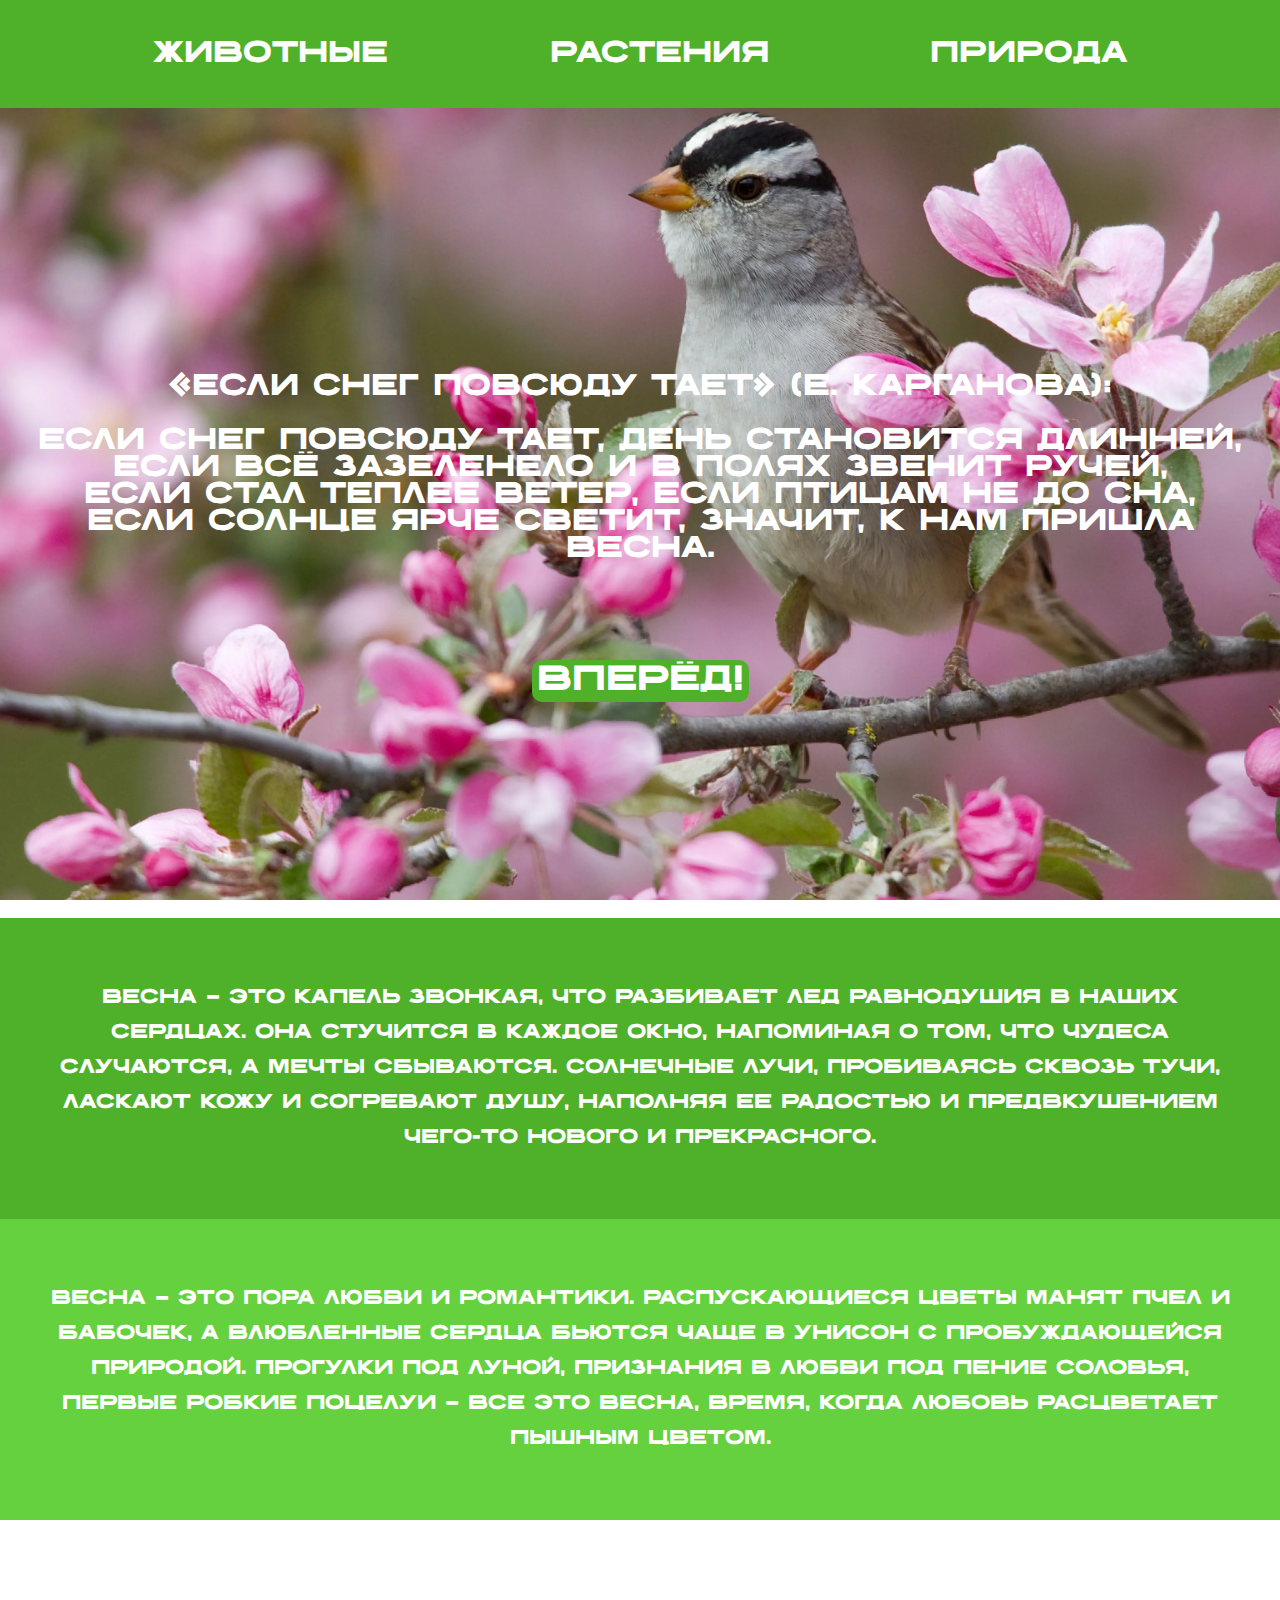
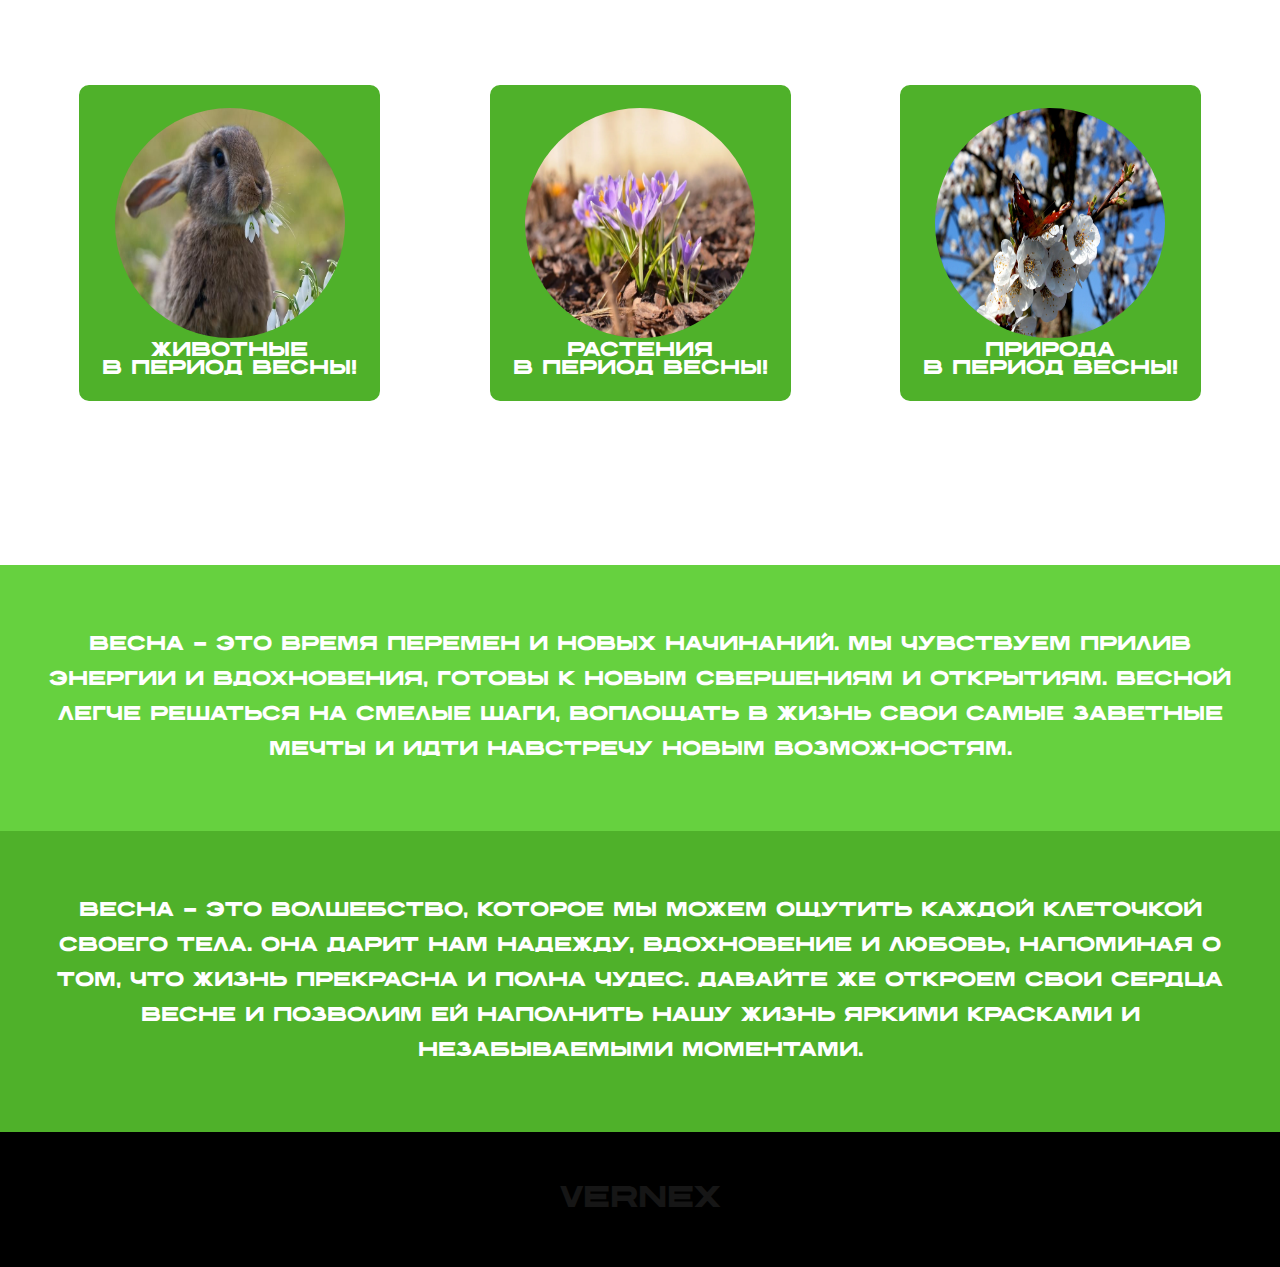
<file: index.html>
<!DOCTYPE html>
<html lang="en">
  <head>
    <meta charset="UTF-8" />
    <meta name="viewport" content="width=device-width, initial-scale=1.0" />
    <link rel="stylesheet" href="Styles.css" />
    <title>Весна</title>
  </head>
  <body id="Main">
    <div class="Header-Navbar">
      <div class="Animals"><a href="Animals.html">Животные </a></div>
      <div class="Plants"><a href="Plants.html">Растения</a></div>
      <div class="Nature"><a href="Nature.html">Природа</a></div>
    </div>

    <div class="Main">
      <div class="Main-text">
        <p>
          «Если снег повсюду тает» (Е. Карганова): <br />
          <br />
          Если снег повсюду тает, День становится длинней, <br />
          Если всё зазеленело И в полях звенит ручей, <br />
          Если стал теплее ветер, Если птицам не до сна, <br />
          Если солнце ярче светит, Значит, к нам пришла весна. <br />
          <br />
        </p>
      </div>
      <span class="Main-but"><a href="#Sections">Вперёд!</a></span>
    </div>
    <div class="info">
      <div class="p-one">
        <p>
          Весна – это капель звонкая, что разбивает лед равнодушия в наших
          сердцах. Она стучится в каждое окно, напоминая о том, что чудеса
          случаются, а мечты сбываются. Солнечные лучи, пробиваясь сквозь тучи,
          ласкают кожу и согревают душу, наполняя ее радостью и предвкушением
          чего-то нового и прекрасного.
        </p>
      </div>
      <div class="p-two">
        <p>
          Весна – это пора любви и романтики. Распускающиеся цветы манят пчел и
          бабочек, а влюбленные сердца бьются чаще в унисон с пробуждающейся
          природой. Прогулки под луной, признания в любви под пение соловья,
          первые робкие поцелуи – все это весна, время, когда любовь расцветает
          пышным цветом.
        </p>
      </div>
    </div>
    <div id="Sections">
      <div class="Card1">
        <a href="Animals.html">
          <img src="Photos/Animal.jpg" alt="Весенние животные" /> <br />Животные
          <br />в период весны!</a
        >
      </div>
      <div class="Card2">
        <a href="Plants.html">
          <img src="Photos/i.webp" alt="Весенние растения" /> <br />Растения
          <br />в период весны!</a
        >
      </div>
      <div class="Card3">
        <a href="Nature.html">
          <img src="Photos/4006.jpg " alt="Весенняя природа" />
          <br />Природа<br />
          в период весны!</a
        >
      </div>
    </div>
    <div class="info">
      <div class="p-three">
        <p>
          Весна – это время перемен и новых начинаний. Мы чувствуем прилив
          энергии и вдохновения, готовы к новым свершениям и открытиям. Весной
          легче решаться на смелые шаги, воплощать в жизнь свои самые заветные
          мечты и идти навстречу новым возможностям.
        </p>
      </div>
      <div class="p-four">
        <p>
          Весна – это волшебство, которое мы можем ощутить каждой клеточкой
          своего тела. Она дарит нам надежду, вдохновение и любовь, напоминая о
          том, что жизнь прекрасна и полна чудес. Давайте же откроем свои сердца
          весне и позволим ей наполнить нашу жизнь яркими красками и
          незабываемыми моментами.
        </p>
      </div>
    </div>
    <div class="Footer">VerNex</div>
    <script src="./code.js"></script>
  </body>
</html>
</file>
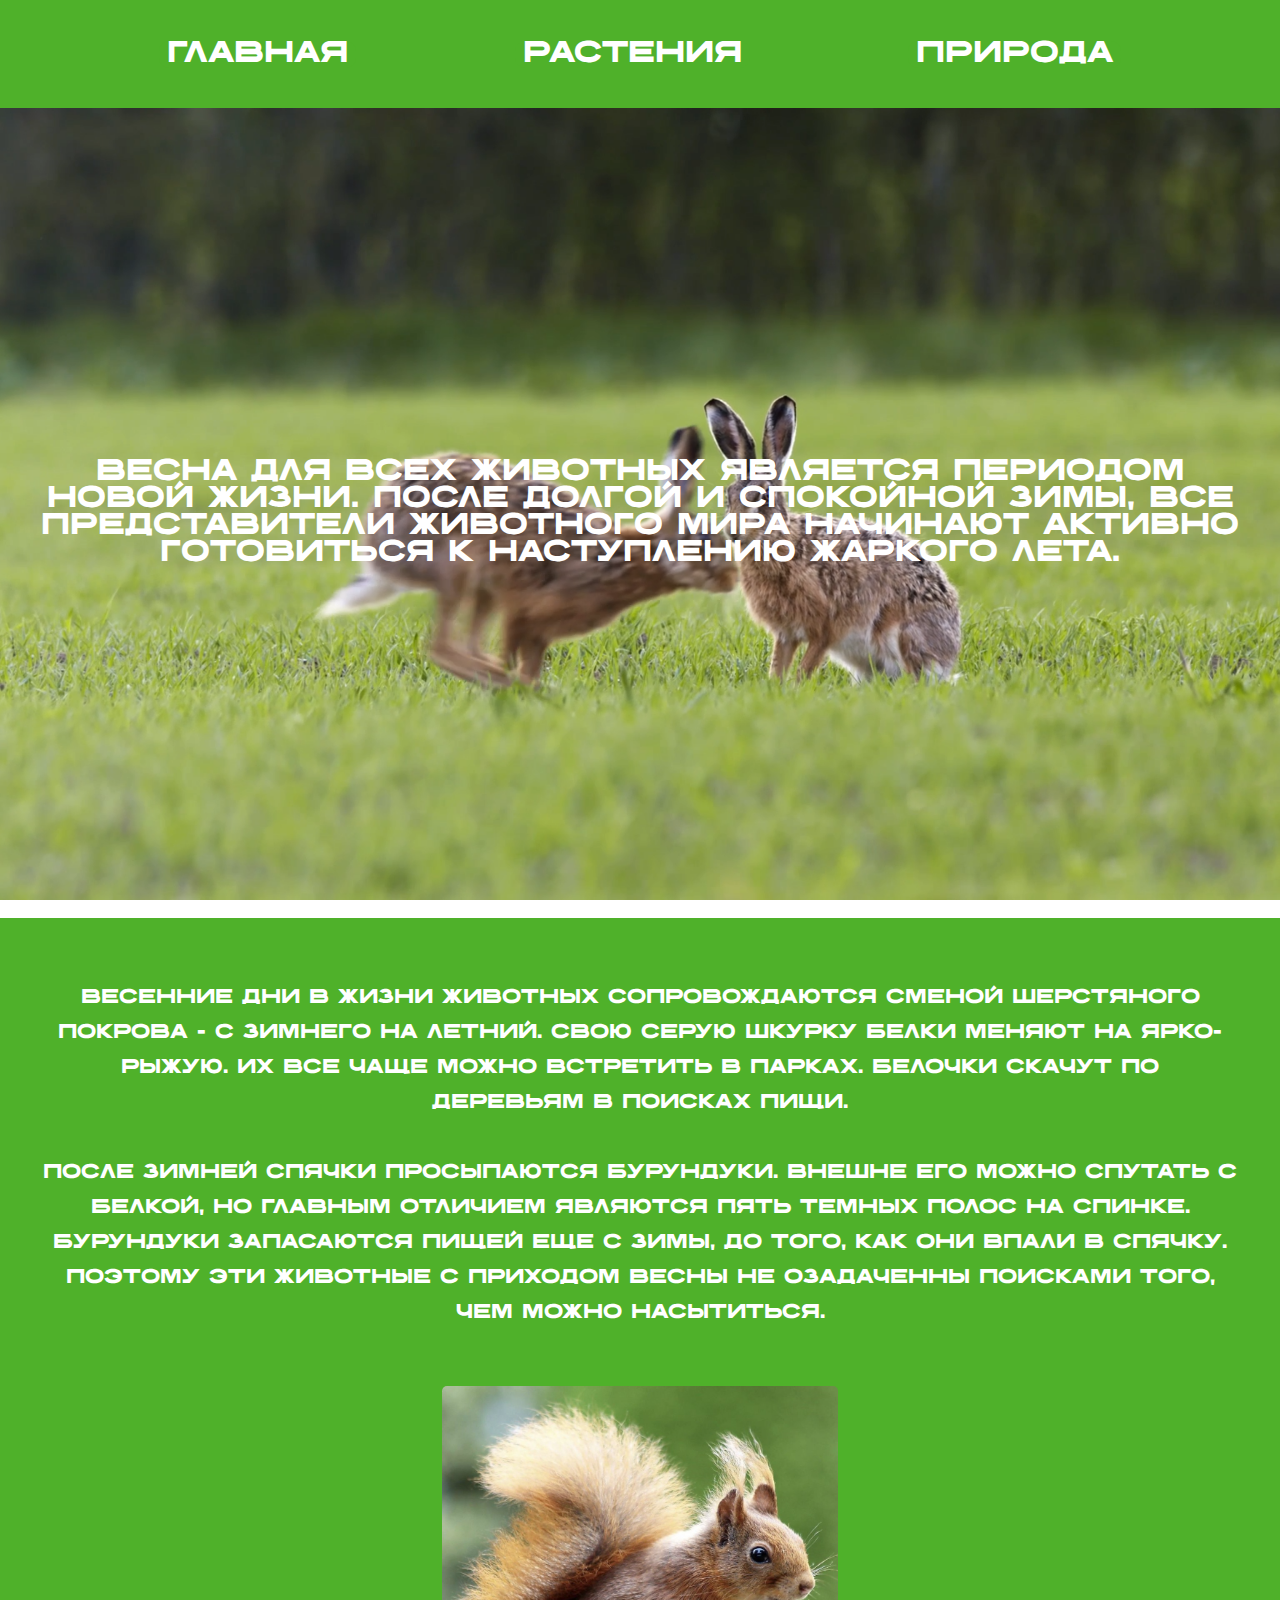
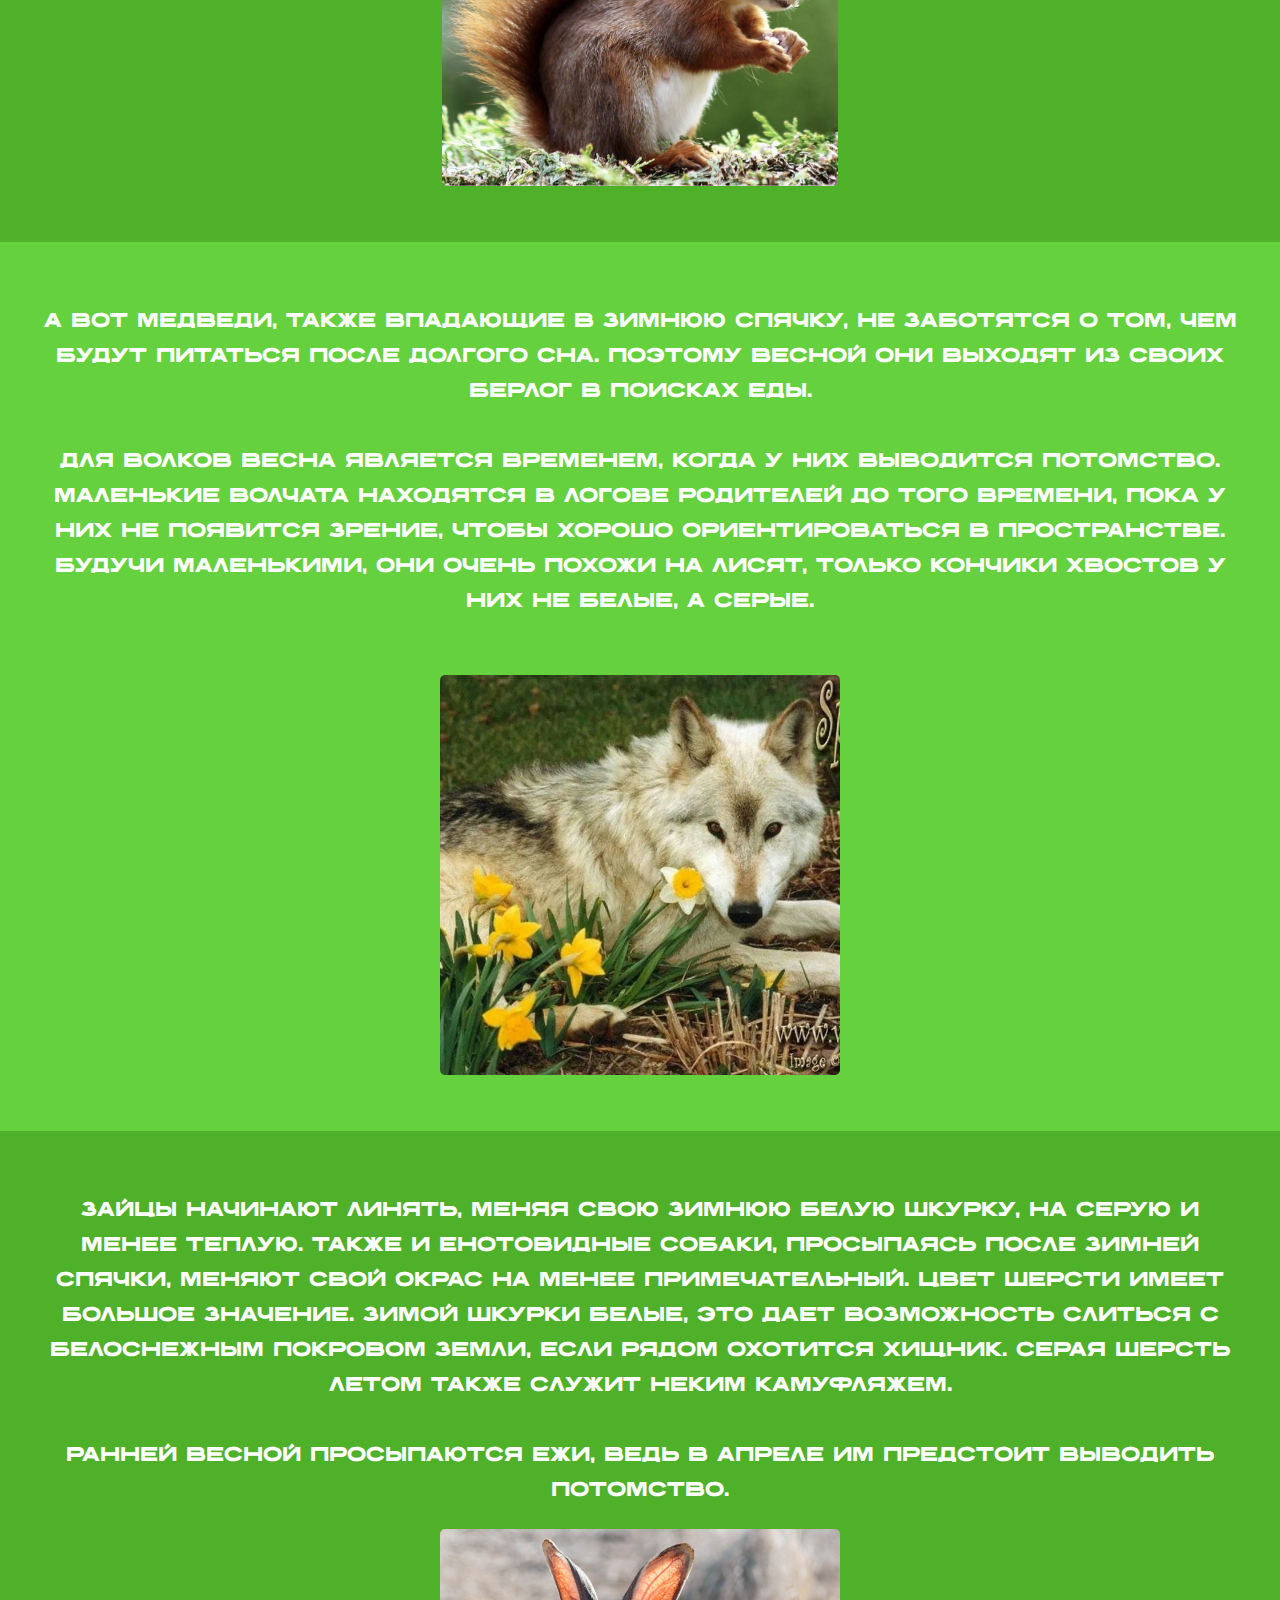
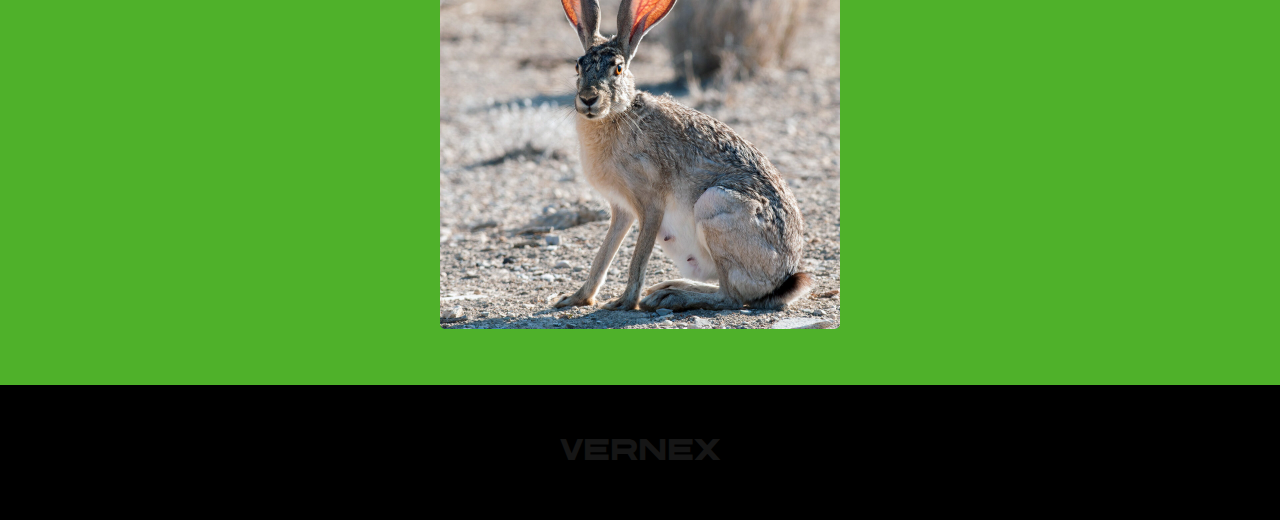
<file: Animals.html>
<!DOCTYPE html>
<html lang="en">
  <head>
    <meta charset="UTF-8" />
    <meta name="viewport" content="width=device-width, initial-scale=1.0" />
    <link rel="stylesheet" href="Styles.css" />
    <title>Весна</title>
  </head>
  <body id="Animals">
    <div class="Header-Navbar">
      <div class="M"><a href="index.html">Главная</a></div>
      <div class="Plants"><a href="Plants.html">Растения</a></div>
      <div class="Nature"><a href="Nature.html">Природа</a></div>
    </div>

    <div class="Main">
      <div class="Main-text">
        <p>
          Весна для всех животных является периодом новой жизни. После долгой и
          спокойной зимы, все представители животного мира начинают активно
          готовиться к наступлению жаркого лета.
        </p>
      </div>
    </div>
    <div class="info">
      <div class="p-one">
        <p>
          Весенние дни в жизни животных сопровождаются сменой шерстяного покрова
          - с зимнего на летний. Свою серую шкурку белки меняют на ярко-рыжую.
          Их все чаще можно встретить в парках. Белочки скачут по деревьям в
          поисках пищи. <br />
          <br />

          После зимней спячки просыпаются бурундуки. Внешне его можно спутать с
          белкой, но главным отличием являются пять темных полос на спинке.
          Бурундуки запасаются пищей еще с зимы, до того, как они впали в
          спячку. Поэтому эти животные с приходом весны не озадаченны поисками
          того, чем можно насытиться. <br />
          <br />
        </p>
        <img src="Photos/Белка.jpg" alt="" />
      </div>
      <div class="p-three">
        <p>
          А вот медведи, также впадающие в зимнюю спячку, не заботятся о том,
          чем будут питаться после долгого сна. Поэтому весной они выходят из
          своих берлог в поисках еды. <br />
          <br />

          Для волков весна является временем, когда у них выводится потомство.
          Маленькие волчата находятся в логове родителей до того времени, пока у
          них не появится зрение, чтобы хорошо ориентироваться в пространстве.
          Будучи маленькими, они очень похожи на лисят, только кончики хвостов у
          них не белые, а серые. <br />
          <br />
        </p>
        <img src="Photos/Волк.jpg" alt="" />
      </div>
      <div class="p-four">
        <p>
          Зайцы начинают линять, меняя свою зимнюю белую шкурку, на серую и
          менее теплую. Также и енотовидные собаки, просыпаясь после зимней
          спячки, меняют свой окрас на менее примечательный. Цвет шерсти имеет
          большое значение. Зимой шкурки белые, это дает возможность слиться с
          белоснежным покровом земли, если рядом охотится хищник. Серая шерсть
          летом также служит неким камуфляжем. <br />
          <br />

          Ранней весной просыпаются ежи, ведь в апреле им предстоит выводить
          потомство.
        </p>
        <img src="Photos/Заяц.jpeg" alt="" />
      </div>
    </div>

    <div class="Footer">VerNex</div>
  </body>
</html>
</file>
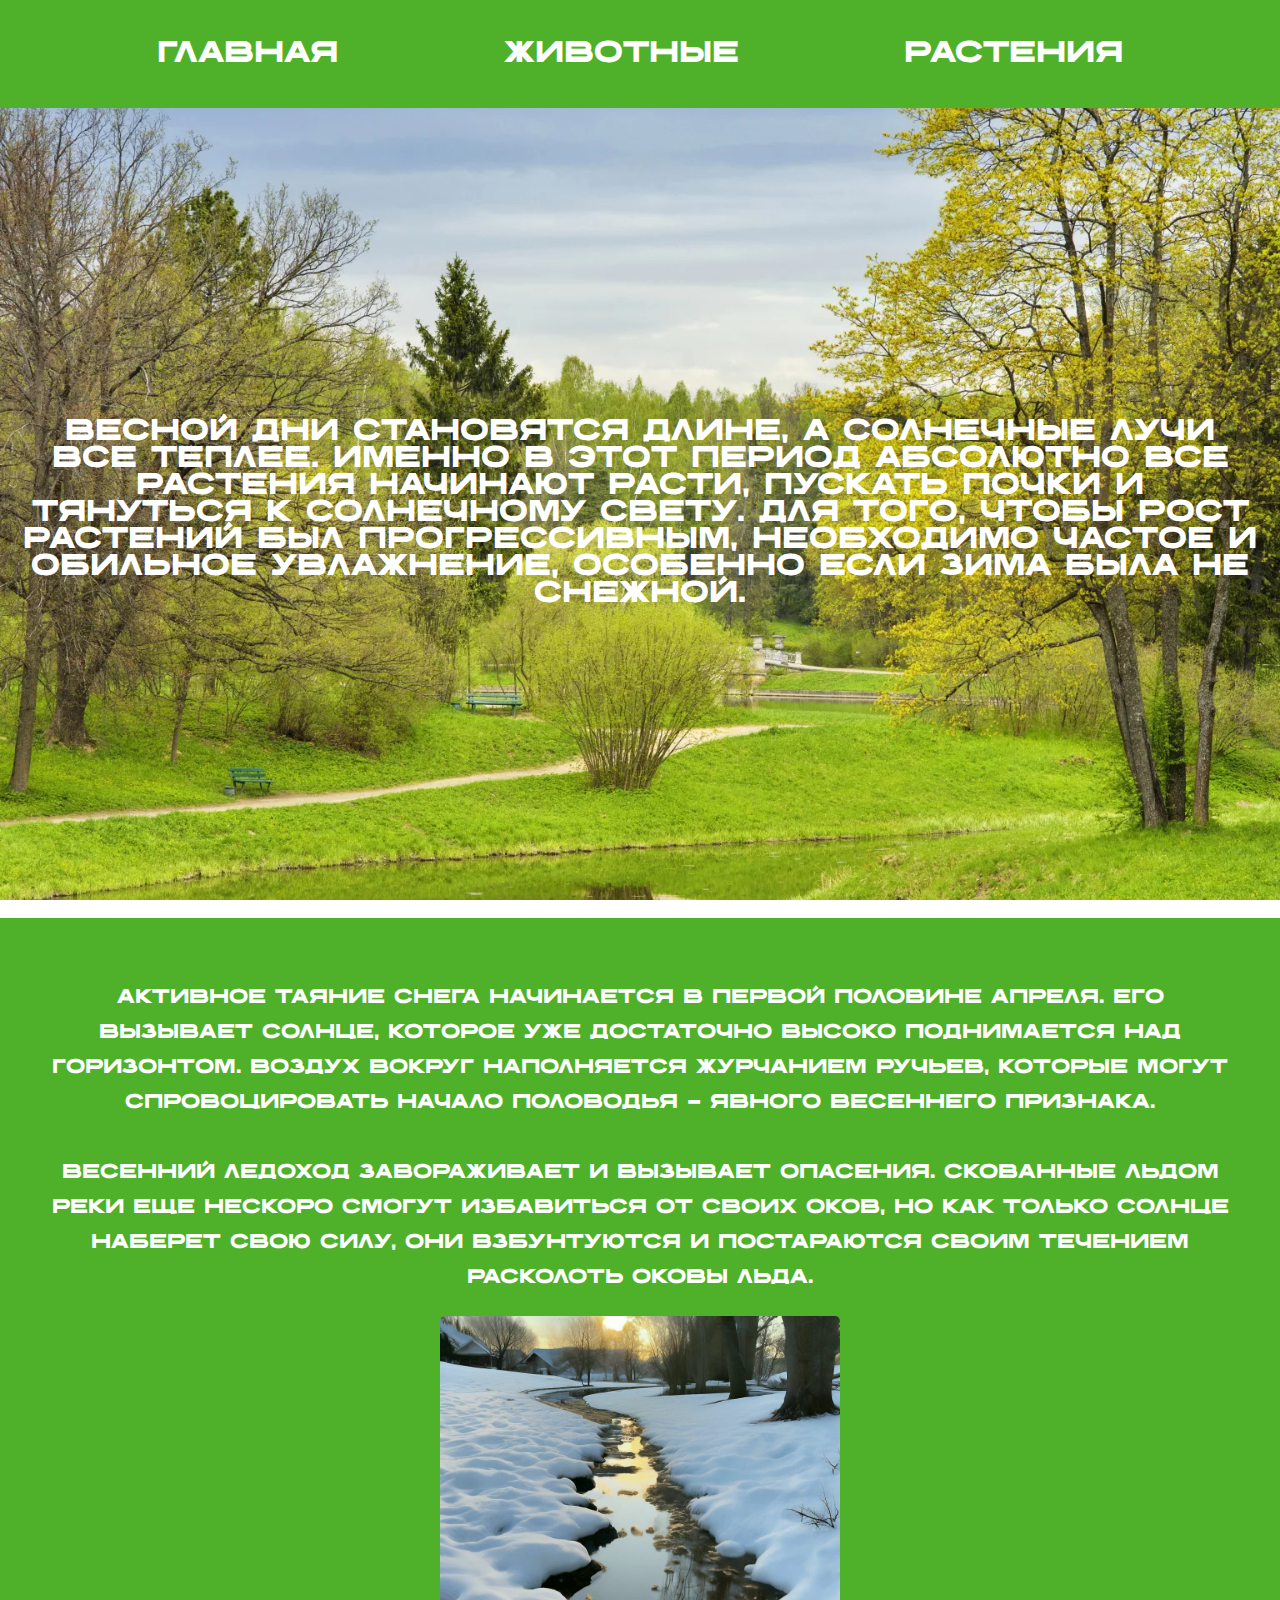
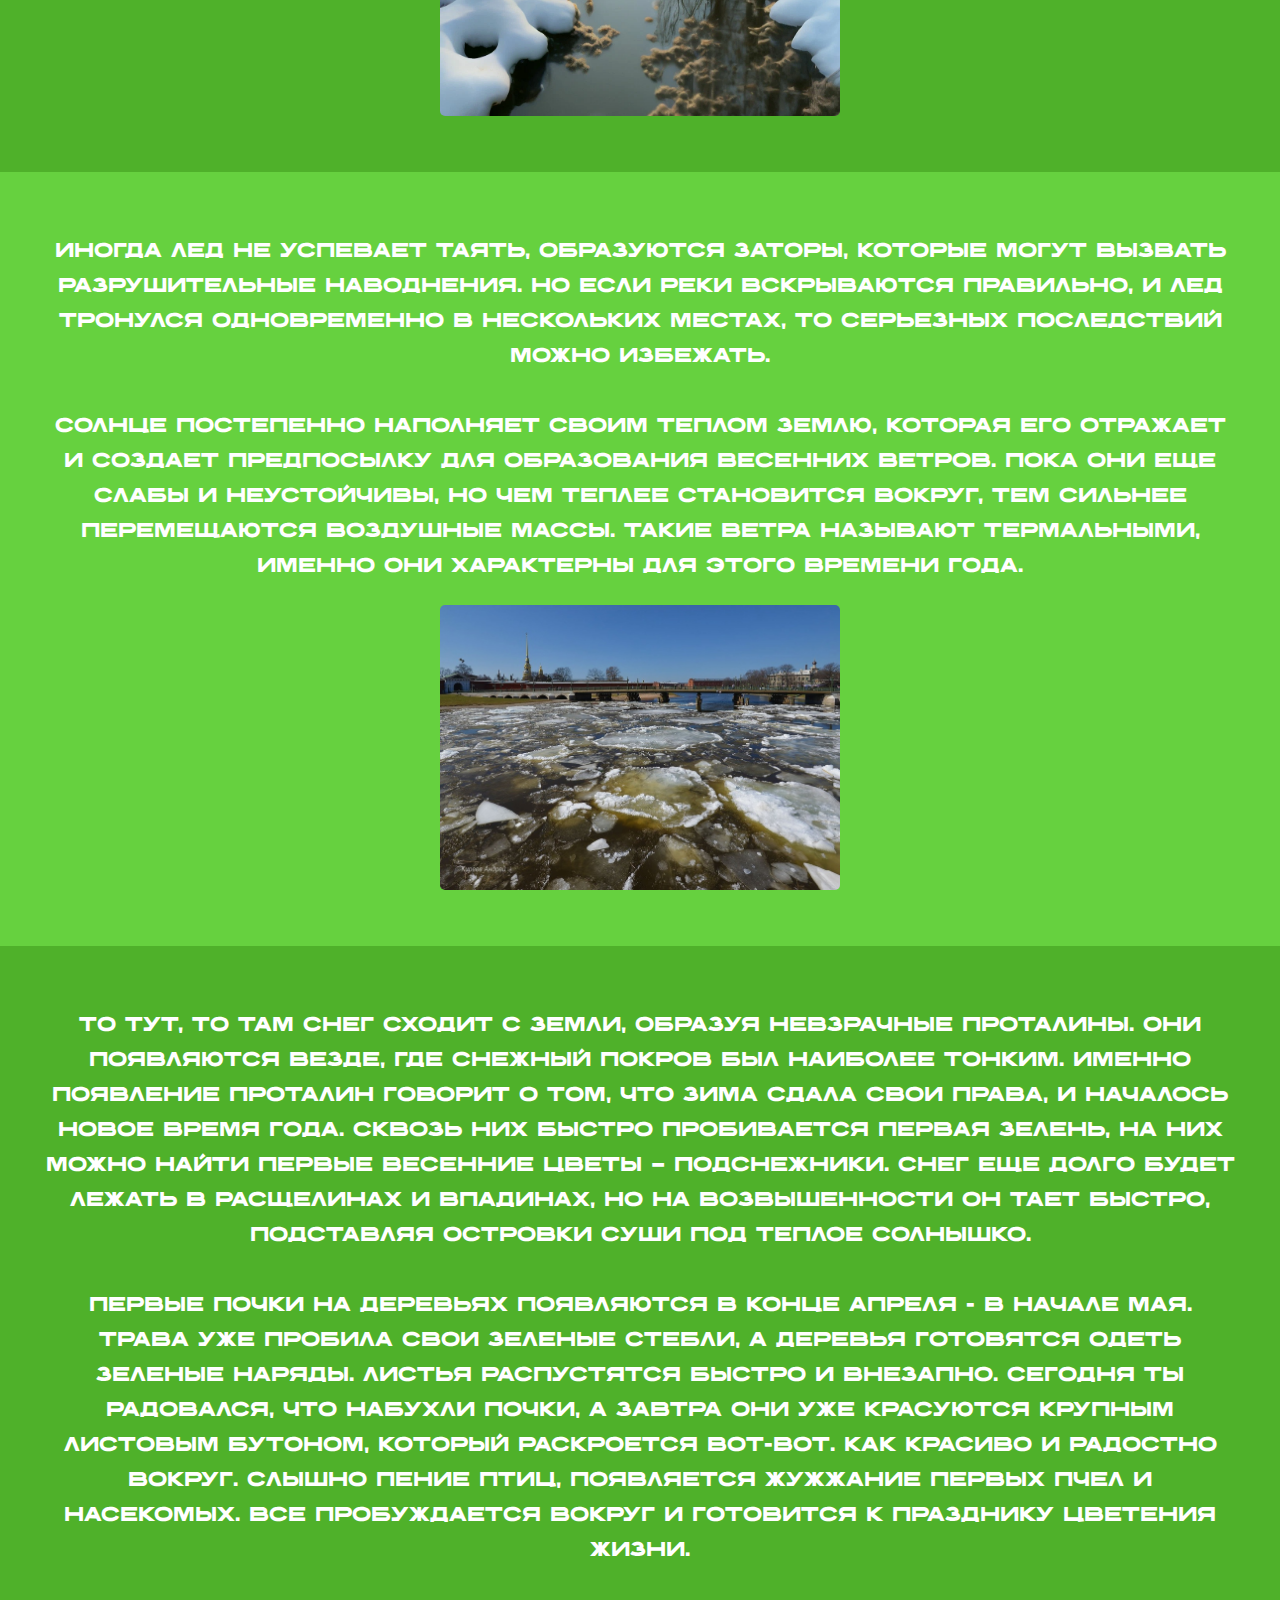
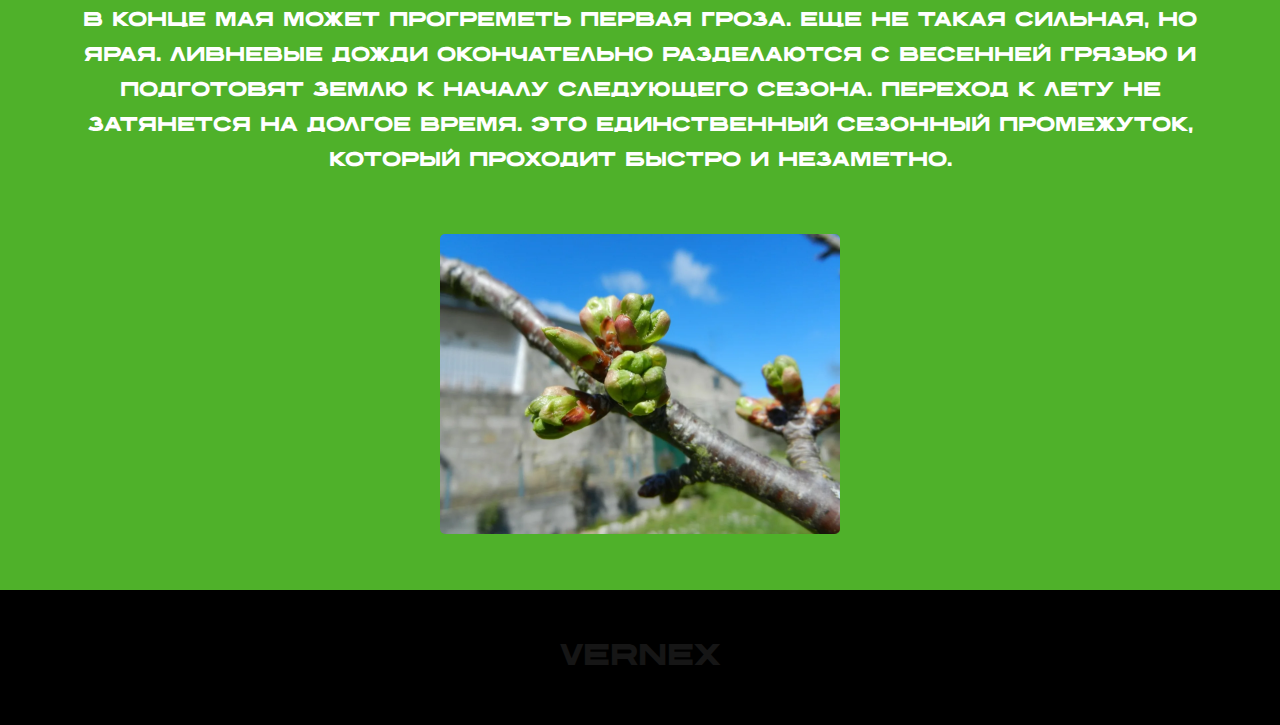
<file: Nature.html>
<!DOCTYPE html>
<html lang="en">
  <head>
    <meta charset="UTF-8" />
    <meta name="viewport" content="width=device-width, initial-scale=1.0" />
    <link rel="stylesheet" href="Styles.css" />
    <title>Весна</title>
  </head>
  <body id="Nature">
    <div class="Header-Navbar">
      <div class="M"><a href="index.html">Главная</a></div>
      <div class="Animals"><a href="Animals.html">Животные </a></div>
      <div class="Plants"><a href="Plants.html">Растения</a></div>
    </div>

    <div class="Main">
      <div class="Main-text">
        <p>
          Весной дни становятся длине, а солнечные лучи все теплее. Именно в
          этот период абсолютно все растения начинают расти, пускать почки и
          тянуться к солнечному свету. Для того, чтобы рост растений был
          прогрессивным, необходимо частое и обильное увлажнение, особенно если
          зима была не снежной.
        </p>
      </div>
    </div>
    <div class="info">
      <div class="p-one">
        <p>
          Активное таяние снега начинается в первой половине апреля. Его
          вызывает солнце, которое уже достаточно высоко поднимается над
          горизонтом. Воздух вокруг наполняется журчанием ручьев, которые могут
          спровоцировать начало половодья – явного весеннего признака. <br />
          <br />

          Весенний ледоход завораживает и вызывает опасения. Скованные льдом
          реки еще нескоро смогут избавиться от своих оков, но как только солнце
          наберет свою силу, они взбунтуются и постараются своим течением
          расколоть оковы льда.
        </p>
        <img src="Photos/Снег.webp" alt="" />
      </div>
      <div class="p-three">
        <p>
          Иногда лед не успевает таять, образуются заторы, которые могут вызвать
          разрушительные наводнения. Но если реки вскрываются правильно, и лед
          тронулся одновременно в нескольких местах, то серьезных последствий
          можно избежать. <br />
          <br />

          Солнце постепенно наполняет своим теплом землю, которая его отражает и
          создает предпосылку для образования весенних ветров. Пока они еще
          слабы и неустойчивы, но чем теплее становится вокруг, тем сильнее
          перемещаются воздушные массы. Такие ветра называют термальными, именно
          они характерны для этого времени года.
        </p>
        <img src="Photos/Ледоход.jpg" alt="" />
      </div>
      <div class="p-four">
        <p>
          То тут, то там снег сходит с земли, образуя невзрачные проталины. Они
          появляются везде, где снежный покров был наиболее тонким. Именно
          появление проталин говорит о том, что зима сдала свои права, и
          началось новое время года. Сквозь них быстро пробивается первая
          зелень, на них можно найти первые весенние цветы – подснежники. Снег
          еще долго будет лежать в расщелинах и впадинах, но на возвышенности он
          тает быстро, подставляя островки суши под теплое солнышко. <br />
          <br />

          Первые почки на деревьях появляются в конце апреля - в начале мая.
          Трава уже пробила свои зеленые стебли, а деревья готовятся одеть
          зеленые наряды. Листья распустятся быстро и внезапно. Сегодня ты
          радовался, что набухли почки, а завтра они уже красуются крупным
          листовым бутоном, который раскроется вот-вот. Как красиво и радостно
          вокруг. Слышно пение птиц, появляется жужжание первых пчел и
          насекомых. Все пробуждается вокруг и готовится к празднику цветения
          жизни. <br />
          <br />

          В конце мая может прогреметь первая гроза. Еще не такая сильная, но
          ярая. Ливневые дожди окончательно разделаются с весенней грязью и
          подготовят землю к началу следующего сезона. Переход к лету не
          затянется на долгое время. Это единственный сезонный промежуток,
          который проходит быстро и незаметно. <br />
          <br />
        </p>
        <img src="Photos/Почки.webp" alt="" />
      </div>
    </div>

    <div class="Footer">VerNex</div>
  </body>
</html>
</file>
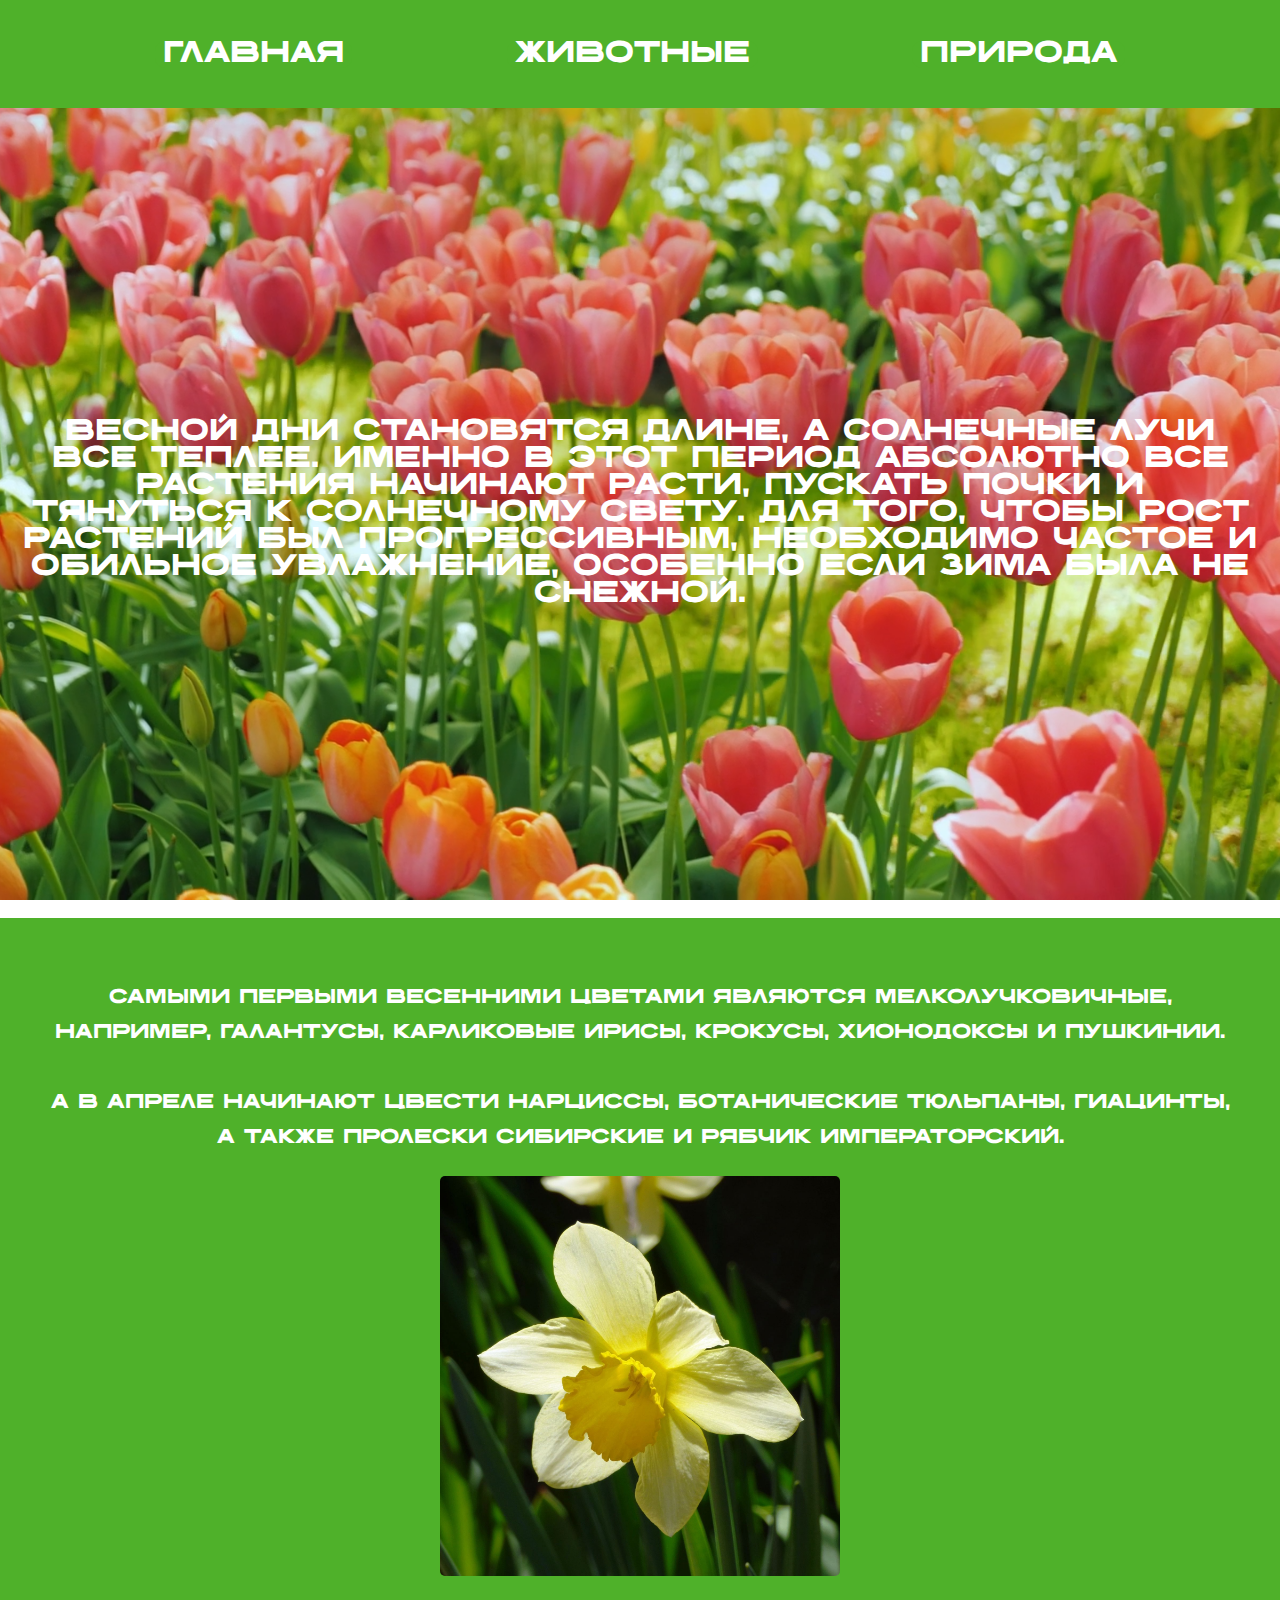
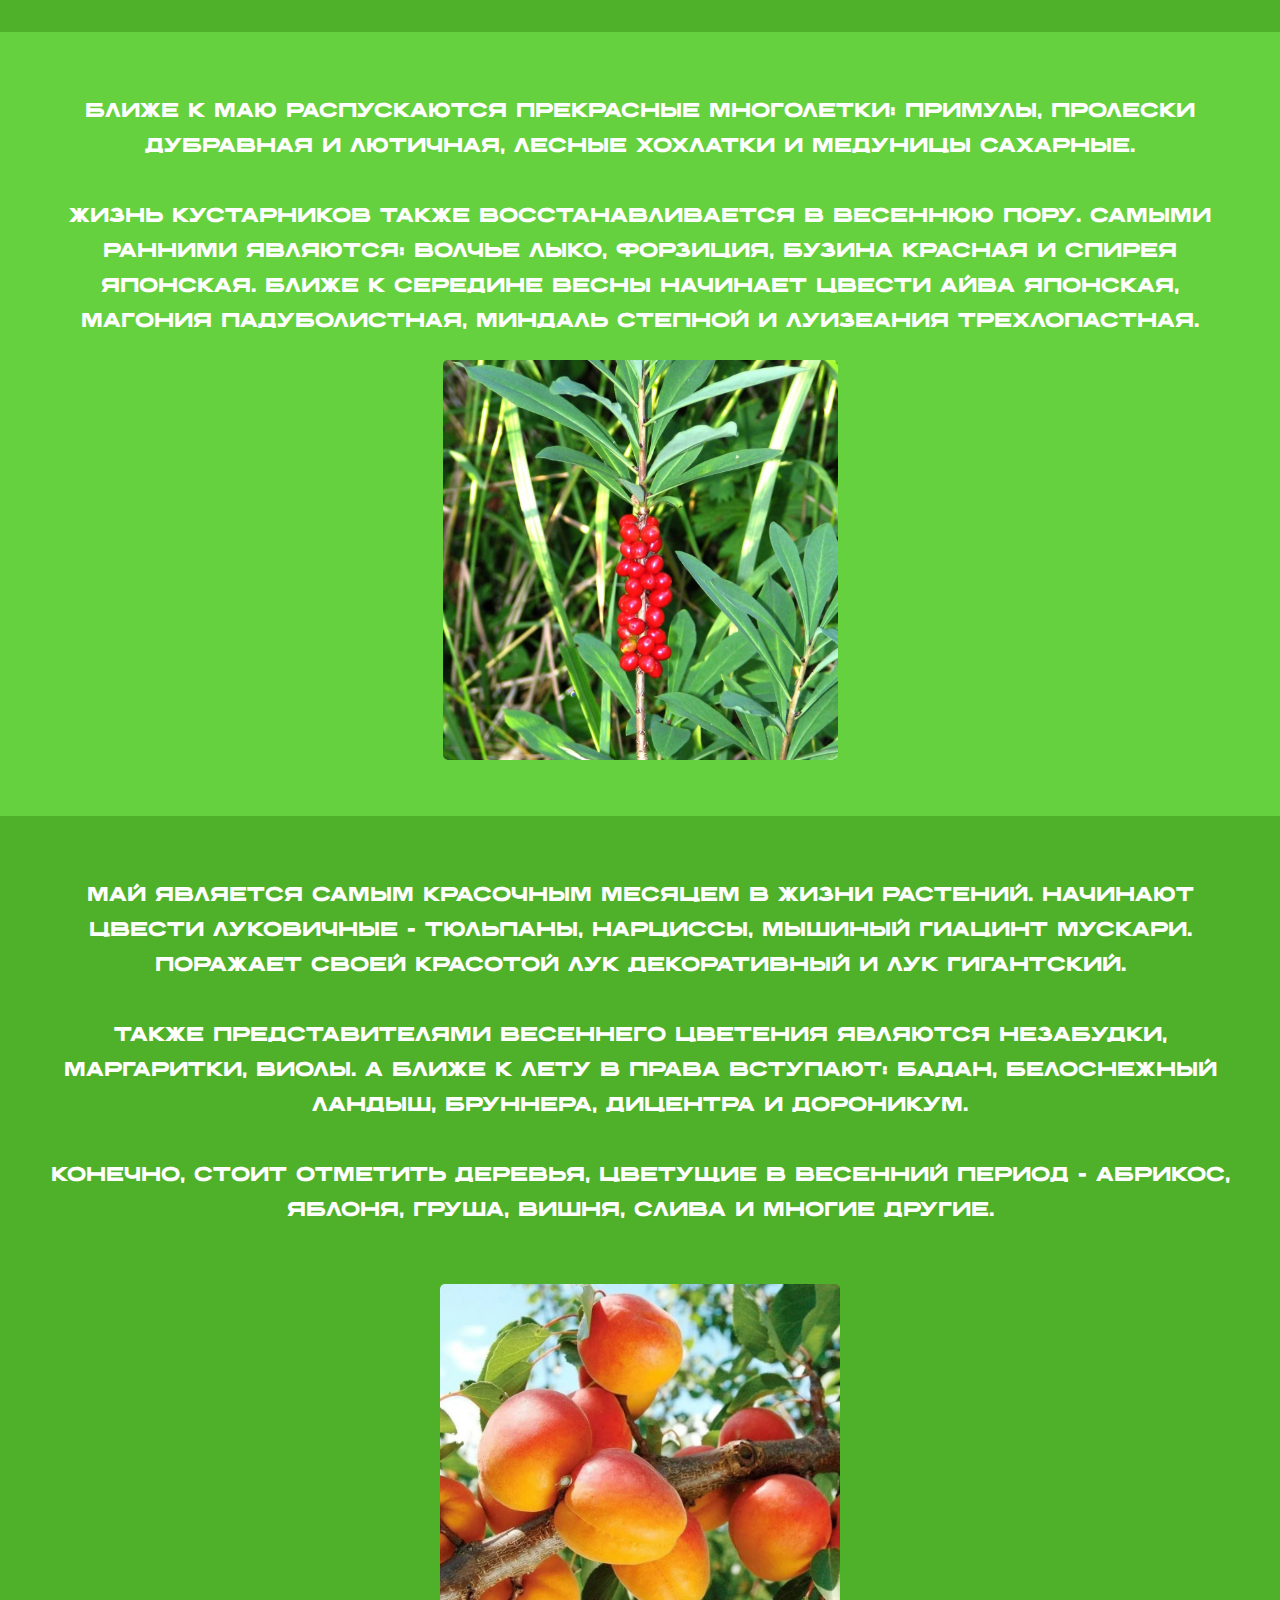
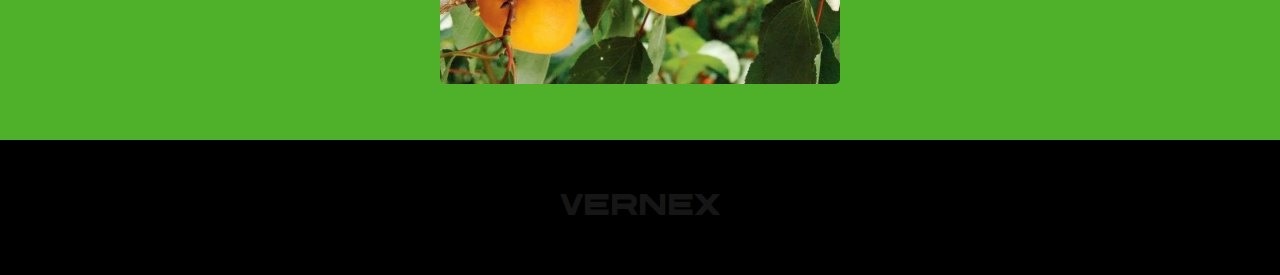
<file: Plants.html>
<!DOCTYPE html>
<html lang="en">
  <head>
    <meta charset="UTF-8" />
    <meta name="viewport" content="width=device-width, initial-scale=1.0" />
    <link rel="stylesheet" href="Styles.css" />
    <title>Весна</title>
  </head>
  <body id="Plants">
    <div class="Header-Navbar">
      <div class="M"><a href="index.html">Главная</a></div>
      <div class="Animals"><a href="Animals.html">Животные </a></div>
      <div class="Nature"><a href="Nature.html">Природа</a></div>
    </div>

    <div class="Main">
      <div class="Main-text">
        <p>
          Весной дни становятся длине, а солнечные лучи все теплее. Именно в
          этот период абсолютно все растения начинают расти, пускать почки и
          тянуться к солнечному свету. Для того, чтобы рост растений был
          прогрессивным, необходимо частое и обильное увлажнение, особенно если
          зима была не снежной.
        </p>
      </div>
    </div>
    <div class="info">
      <div class="p-one">
        <p>
          Самыми первыми весенними цветами являются мелколучковичные, например,
          галантусы, карликовые ирисы, крокусы, хионодоксы и пушкинии. <br />
          <br />

          А в апреле начинают цвести нарциссы, ботанические тюльпаны, гиацинты,
          а также пролески сибирские и рябчик императорский.
        </p>
        <img src="Photos/Нарцисс.jpg" alt="" />
      </div>
      <div class="p-three">
        <p>
          Ближе к маю распускаются прекрасные многолетки: примулы, пролески
          дубравная и лютичная, лесные хохлатки и медуницы сахарные. <br />
          <br />

          Жизнь кустарников также восстанавливается в весеннюю пору. Самыми
          ранними являются: волчье лыко, форзиция, бузина красная и спирея
          японская. Ближе к середине весны начинает цвести айва японская,
          магония падуболистная, миндаль степной и луизеания трехлопастная.
        </p>
        <img src="Photos/Волчье_лыко.jpg" alt="" />
      </div>
      <div class="p-four">
        <p>
          Май является самым красочным месяцем в жизни растений. Начинают цвести
          луковичные - тюльпаны, нарциссы, мышиный гиацинт мускари. Поражает
          своей красотой лук декоративный и лук гигантский. <br />
          <br />

          Также представителями весеннего цветения являются незабудки,
          маргаритки, виолы. А ближе к лету в права вступают: бадан, белоснежный
          ландыш, бруннера, дицентра и дороникум. <br />
          <br />

          Конечно, стоит отметить деревья, цветущие в весенний период - абрикос,
          яблоня, груша, вишня, слива и многие другие. <br />
          <br />
        </p>
        <img src="Photos/Абрикос.jpg" alt="" />
      </div>
    </div>

    <div class="Footer">VerNex</div>
  </body>
</html>
</file>
<file: Styles.css>
@font-face {
  font-family: "Widock TRIAL";
  src: url("Fonts/Widock\ TRIAL\ Bold.otf");
}

body {
  margin: 0;
  
}

body#Main {
  background-image: url(Photos/Main.jpg);
  background-repeat: no-repeat;
  background-position: center center;
  background-attachment: fixed;
  -webkit-background-size: cover;
  -moz-background-size: cover;
  -o-background-size: cover;
  background-size: cover;
}

body#Animals {
  background-image: url(Photos/Animals.png);
  background-repeat: no-repeat;
  background-position: center center;
  background-attachment: fixed;
  -webkit-background-size: cover;
  -moz-background-size: cover;
  -o-background-size: cover;
  background-size: cover;
}

body#Plants {
  background-image: url(Photos/Flowers.png);
  background-repeat: no-repeat;
  background-position: center center;
  background-attachment: fixed;
  -webkit-background-size: cover;
  -moz-background-size: cover;
  -o-background-size: cover;
  background-size: cover;
}

body#Nature{
  background-image: url(Photos/Nature.jpg);
  background-repeat: no-repeat;
  background-position: center center;
  background-attachment: fixed;
  -webkit-background-size: cover;
  -moz-background-size: cover;
  -o-background-size: cover;
  background-size: cover;
}




a {
  text-decoration: none;
}

.Header-Navbar {
  background-color: #4fb12a;
  display: flex;
  flex-direction: row;
  align-items: center;
  justify-content: space-evenly;
  min-height: 12vh;
}
.Header-Navbar a {
  color: white;
  font-size: 30px;
  padding: 8px;
  font-family: "Widock TRIAL";
}

.Header-Navbar div {
  background-color: #4fb12a;
  border-radius: 10px;
  transition: all 0.3s ease 0s;
}

.Header-Navbar div:hover {
  scale: 1.2;
  box-shadow: 0px 2px 2px 0px rgba(0, 0, 0, 0.2);
}

.Main-but:hover {
  scale: 1.2;
  box-shadow: 0px 2px 2px 0px rgba(0, 0, 0, 0.2);
}

.Main {
  display: flex;
  align-items: center;
  justify-content: center;
  min-height: 90vh;
  font-family: "Widock TRIAL";
  flex-direction: column;
}

.Main-text {
  font-size: 30px;
  text-align: center;
  color: white;
  z-index: 1;
  padding: 20px;
  border-radius: 10px;
  font-family: "Widock TRIAL";
}

.Main-but {
  text-align: center;
  padding: 5px;
  z-index: 1;
  margin-top: 20px;
  border-radius: 10px;
  background-color: #4fb12a;
  transition: all 0.3s ease 0s;
}

.Main-but a {
  font-size: 35px;
  color: white;
}

.bgvideo {
  position: fixed;
  right: 0;
  bottom: 0;
  min-width: 100%;
  min-height: 100%;
  width: auto;
  height: auto;
  z-index: -9999;
}

.info {
  font-size: 20px;
  text-align: center;
  margin: 0;
  font-family: "Widock TRIAL";
  line-height: 35px;
}

.p-one,
.p-four {
  background-color: #4fb12a;
  color: white;
  border: solid #4fb12a;
  padding: 40px;
}

.p-two,
.p-three {
  background-color: #66d13f;
  border: solid #66d13f;
  color: white;
  padding: 40px;
}

#Sections {
  display: flex;
  flex-wrap: wrap;
  justify-content: space-evenly;
  align-items: center;
  min-height: 65vh;
  text-align: center;
  font-size: 30px;
  gap: 30px;
  margin-top: 30px;
  margin-bottom: 30px;
}

#Sections img {
  height: 230px;
  width: 230px;
  border-radius: 150px;
}

.Card1,
.Card2,
.Card3 {
  border: solid #4fb12a;
  background-color: #4fb12a;
  color: white;
  padding: 20px;
  border-radius: 10px;
  font-family: "Widock TRIAL";
  font-size: 20px;
  transition: all 0.3s ease 0s;
}
#Sections a {
  color: white;
}

.Card1:hover,
.Card2:hover,
.Card3:hover {
  scale: 1.2;
  box-shadow: 0px 2px 2px 0px rgba(0, 0, 0, 0.2);
}

.info img {
  max-width: 400px;
  max-height: 400px;
  border-radius: 5px;
}

.Footer {
  background-color: black;
  color: rgb(22, 22, 22);
  height: 15vh;
  display: flex;
  align-items: center;
  justify-content: center;
  font-size: 30px;
  font-family: "Widock TRIAL";
  width: 100%;
}

@media (max-width: 1000px) {
  .Header-Navbar {
    flex-direction: column; 
    line-height: 25px;
  }
  .Header-Navbar a {
    font-size: 15px;
  }
  p,
  a {
    font-size: 15px;
  }

  .Main-but a {
    font-size: 15px;
  }
  #Sections img {
    height: 100px;
    width: 100px;
    border-radius: 150px;
  }
  .Footer {
    font-size: 15px;
  }

  .info img {
    width: 200px;
    height: 200px;
  }
}
/*@media (max-width: 600px) {
  p,
  a {
    font-size: 10px;
  }

  .Header-Navbar a {
    font-size: 10px;
  }

  .Main-but a {
    font-size: 10px;
  }
  .Footer {
    font-size: 10px;
  }
}
</file>
